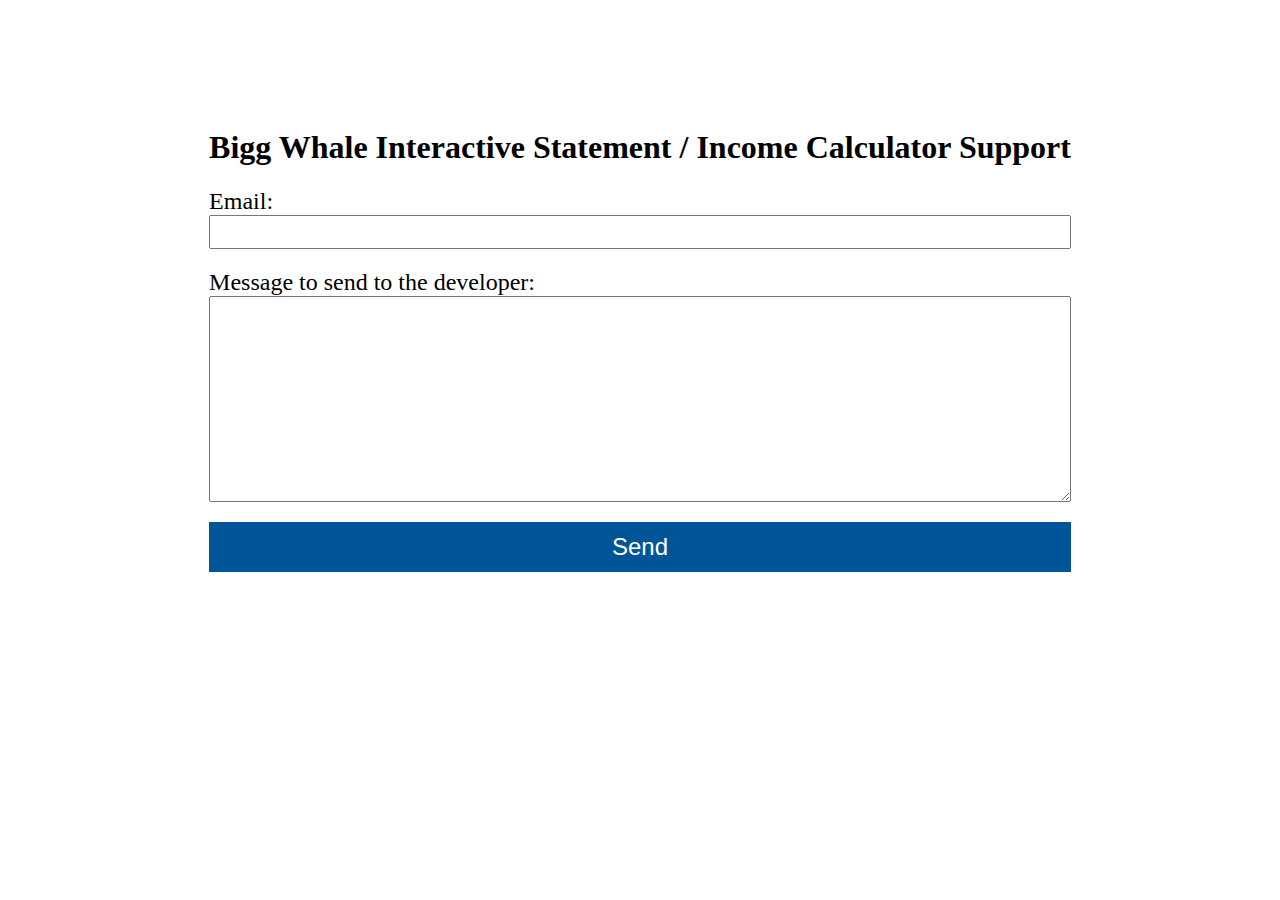
<file: interactive_statement/index.html>
<!DOCTYPE html>
<html>

<body>
    <div class="body">
        <div class="inner">
        <form action="https://formspree.io/f/xyyojwzo" method="POST">
            <h1>Bigg Whale Interactive Statement / Income Calculator Support</h1>
            <label>
                Email:
                <input type="email" name="email">
            </label>
            <label>
                Message to send to the developer:
                <textarea name="message"></textarea>
            </label>
            <!-- your other form fields go here -->
            <button type="submit">Send</button>
        </form>
        </div>
    </div>
    <style>
        .body {
            display: flex;
            flex-direction: column;
            align-items: center;
            padding-top: 100px;
        }
        .inner {
            min-width: 600px;
        }
        label {
            margin-bottom:20px;
            display: flex;
            flex-direction: column;
            align-self: stretch;
            font-size: 24px;
        }
        input, textarea {
            align-self: stretch;
            min-height: 24px;
            font-size: 24px;
        }
        textarea {
            min-height: 200px;
        }
        form {
            display: flex;
            flex-direction: column;
        }
        button {
            border: 0;
            outline: 0;
            background-color: #005599;
            color: white;
            height: 50px;
            font-size: 24px;
        }
        button:hover {
            filter: brightness(1.5);
        }
    </style>
</body>

</html>
</file>
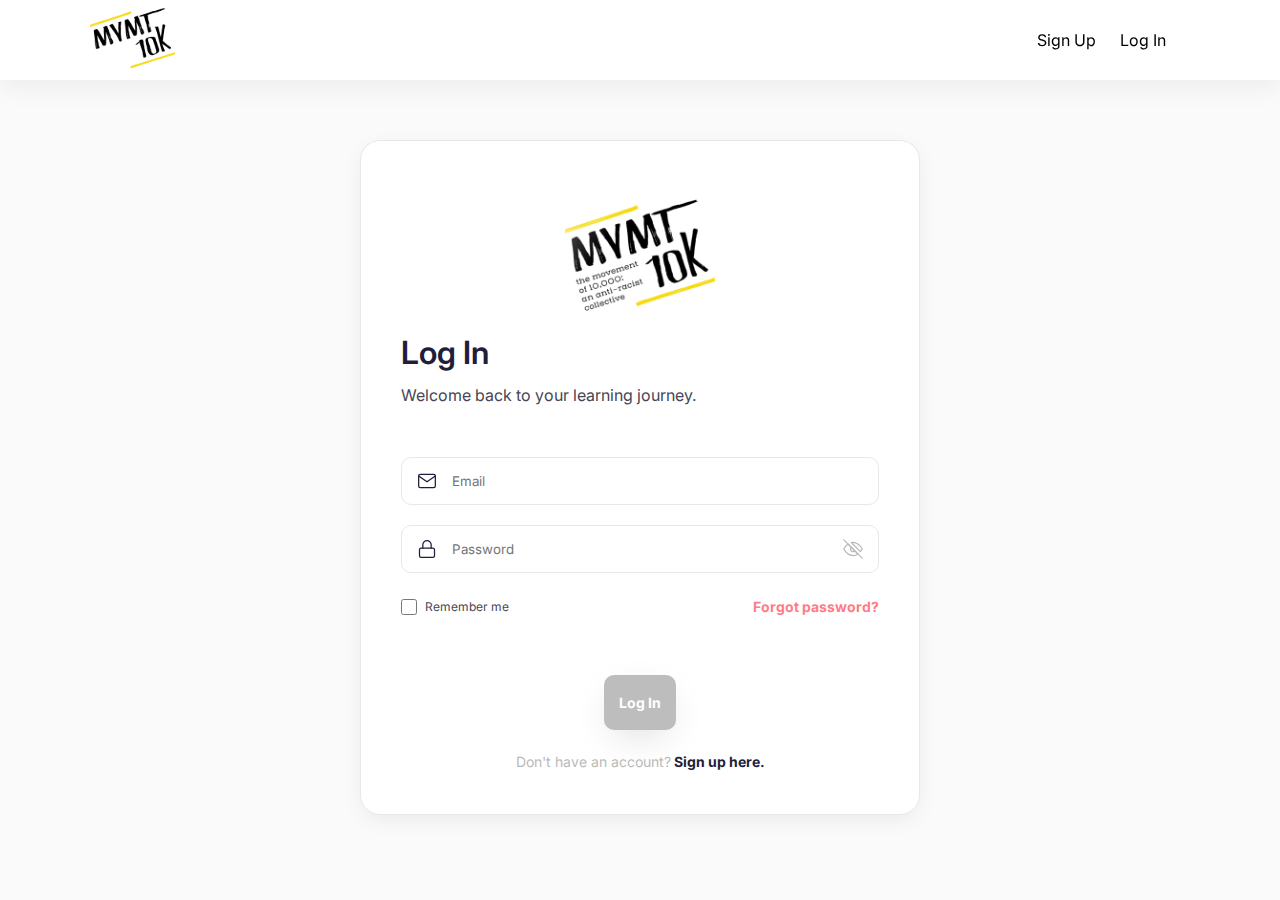
<file: mvmt-staging/index.html>
<!doctype html><html lang="en"><head><meta charset="utf-8"/><link rel="icon" href="./favicon.ico"/><link rel="preconnect" href="https://fonts.googleapis.com"><link rel="preconnect" href="https://fonts.gstatic.com" crossorigin><link href="https://fonts.googleapis.com/css2?family=Inter&display=swap" rel="stylesheet"><meta name="viewport" content="width=device-width,initial-scale=1"/><meta name="theme-color" content="#000000"/><meta name="description" content="Web site created using create-react-app"/><link rel="manifest" href="./manifest.json"/><title>CICF</title><link href="./static/css/main.c0682ee8.chunk.css" rel="stylesheet"></head><body><noscript>You need to enable JavaScript to run this app.</noscript><div id="root"></div><script>!function(e){function r(r){for(var n,i,a=r[0],c=r[1],l=r[2],f=0,s=[];f<a.length;f++)i=a[f],Object.prototype.hasOwnProperty.call(o,i)&&o[i]&&s.push(o[i][0]),o[i]=0;for(n in c)Object.prototype.hasOwnProperty.call(c,n)&&(e[n]=c[n]);for(p&&p(r);s.length;)s.shift()();return u.push.apply(u,l||[]),t()}function t(){for(var e,r=0;r<u.length;r++){for(var t=u[r],n=!0,a=1;a<t.length;a++){var c=t[a];0!==o[c]&&(n=!1)}n&&(u.splice(r--,1),e=i(i.s=t[0]))}return e}var n={},o={1:0},u=[];function i(r){if(n[r])return n[r].exports;var t=n[r]={i:r,l:!1,exports:{}};return e[r].call(t.exports,t,t.exports,i),t.l=!0,t.exports}i.e=function(e){var r=[],t=o[e];if(0!==t)if(t)r.push(t[2]);else{var n=new Promise((function(r,n){t=o[e]=[r,n]}));r.push(t[2]=n);var u,a=document.createElement("script");a.charset="utf-8",a.timeout=120,i.nc&&a.setAttribute("nonce",i.nc),a.src=function(e){return i.p+"static/js/"+({}[e]||e)+"."+{3:"7bbd0024"}[e]+".chunk.js"}(e);var c=new Error;u=function(r){a.onerror=a.onload=null,clearTimeout(l);var t=o[e];if(0!==t){if(t){var n=r&&("load"===r.type?"missing":r.type),u=r&&r.target&&r.target.src;c.message="Loading chunk "+e+" failed.\n("+n+": "+u+")",c.name="ChunkLoadError",c.type=n,c.request=u,t[1](c)}o[e]=void 0}};var l=setTimeout((function(){u({type:"timeout",target:a})}),12e4);a.onerror=a.onload=u,document.head.appendChild(a)}return Promise.all(r)},i.m=e,i.c=n,i.d=function(e,r,t){i.o(e,r)||Object.defineProperty(e,r,{enumerable:!0,get:t})},i.r=function(e){"undefined"!=typeof Symbol&&Symbol.toStringTag&&Object.defineProperty(e,Symbol.toStringTag,{value:"Module"}),Object.defineProperty(e,"__esModule",{value:!0})},i.t=function(e,r){if(1&r&&(e=i(e)),8&r)return e;if(4&r&&"object"==typeof e&&e&&e.__esModule)return e;var t=Object.create(null);if(i.r(t),Object.defineProperty(t,"default",{enumerable:!0,value:e}),2&r&&"string"!=typeof e)for(var n in e)i.d(t,n,function(r){return e[r]}.bind(null,n));return t},i.n=function(e){var r=e&&e.__esModule?function(){return e.default}:function(){return e};return i.d(r,"a",r),r},i.o=function(e,r){return Object.prototype.hasOwnProperty.call(e,r)},i.p="./",i.oe=function(e){throw console.error(e),e};var a=this["webpackJsonpcic001-mvmnt10k-user-web-app"]=this["webpackJsonpcic001-mvmnt10k-user-web-app"]||[],c=a.push.bind(a);a.push=r,a=a.slice();for(var l=0;l<a.length;l++)r(a[l]);var p=c;t()}([])</script><script src="./static/js/2.fd4e08ae.chunk.js"></script><script src="./static/js/main.aab04358.chunk.js"></script></body></html>
</file>
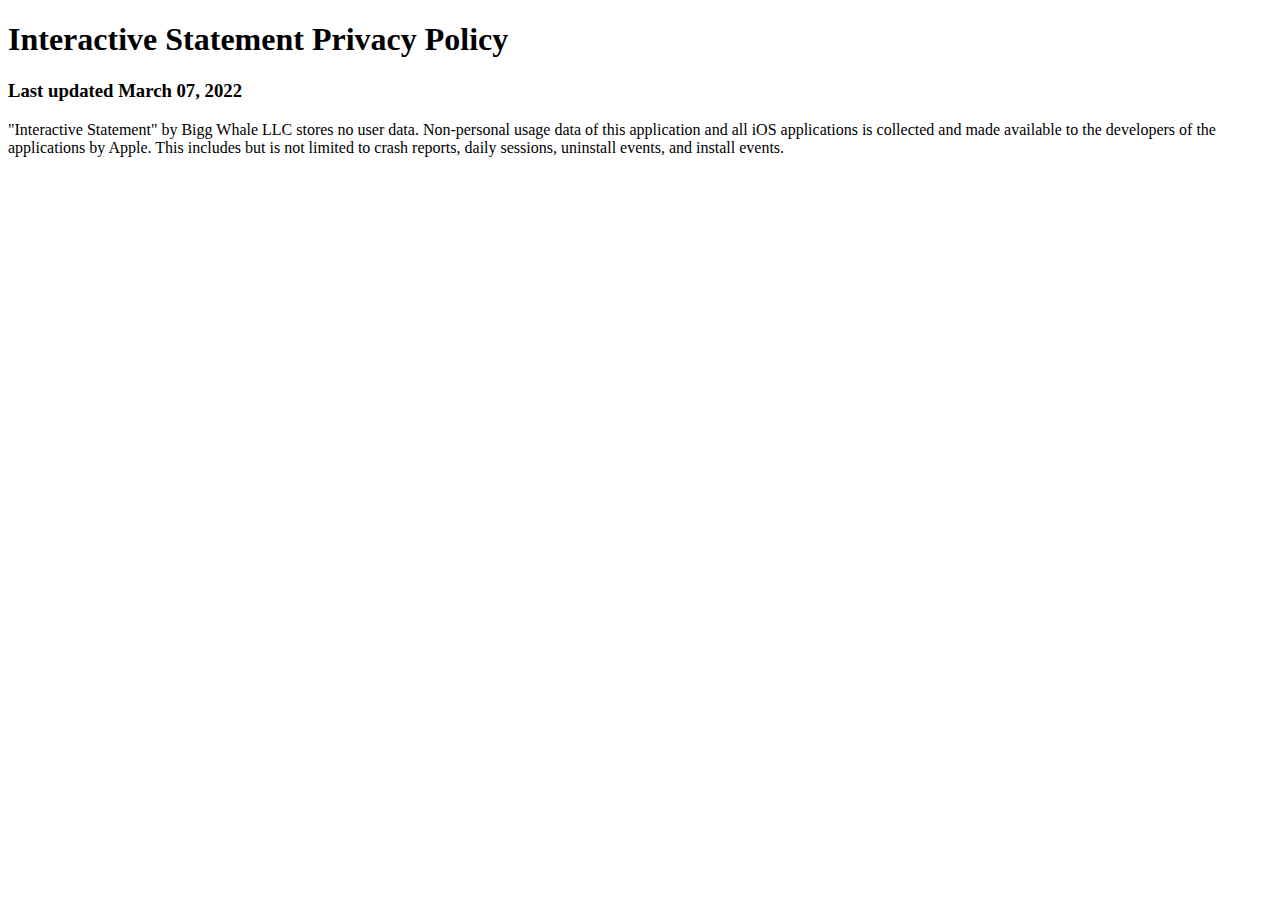
<file: interactive_statement/privacy_policy/index.html>
<!DOCTYPE html>
<html>

<body>
    <div class="body">
        <div class="inner">
            <h1>Interactive Statement Privacy Policy</h1>
            <h3>Last updated March 07, 2022</h3>
            <p>
                "Interactive Statement" by Bigg Whale LLC stores no user data. Non-personal usage data of this application and all iOS applications is collected and made available to the developers of the applications by Apple. This includes but is not limited to crash reports, daily sessions, uninstall events, and install events.
            </p>
        </div>
    </div>
</body>

</html>
</file>
<file: mvmt-staging/static/css/main.c0682ee8.chunk.css>
body{margin:0;font-family:-apple-system,BlinkMacSystemFont,"Segoe UI","Roboto","Oxygen","Ubuntu","Cantarell","Fira Sans","Droid Sans","Helvetica Neue",sans-serif;-webkit-font-smoothing:antialiased;-moz-osx-font-smoothing:grayscale;background-color:#f5f5f5}code{font-family:source-code-pro,Menlo,Monaco,Consolas,"Courier New",monospace}*{font-family:"Inter",sans-serif}.pledgeSignature{font-family:"SignPainter"}.App-link{color:#61dafb}.align-center{align-self:center}.align-start{align-self:flex-start}.align-end{align-self:flex-end}*{margin:0;box-sizing:border-box}span{display:inline-flex}body{background-color:#fafafa}a{color:inherit;text-decoration:inherit}button{border:0;outline:none;background-color:inherit}@font-face{font-family:"SignPainter";src:local("SignPainter"),url(../../static/media/SignPainter.8210f654.ttf) format("truetype")}.pressable{cursor:pointer}input:-webkit-autofill,input:-webkit-autofill:active,input:-webkit-autofill:focus,input:-webkit-autofill:hover{-webkit-box-shadow:0 0 0 30px #fff inset!important}.shimmer{color:grey;display:inline-block;-webkit-mask:linear-gradient(-60deg,#000 30%,rgba(0,0,0,.3333333333333333),#000 70%) right/300% 100%;background-repeat:no-repeat;animation:shimmer 2.5s infinite;font-size:50px;max-width:200px}@keyframes shimmer{to{-webkit-mask-position:left}}
/*# sourceMappingURL=main.c0682ee8.chunk.css.map */
</file>
